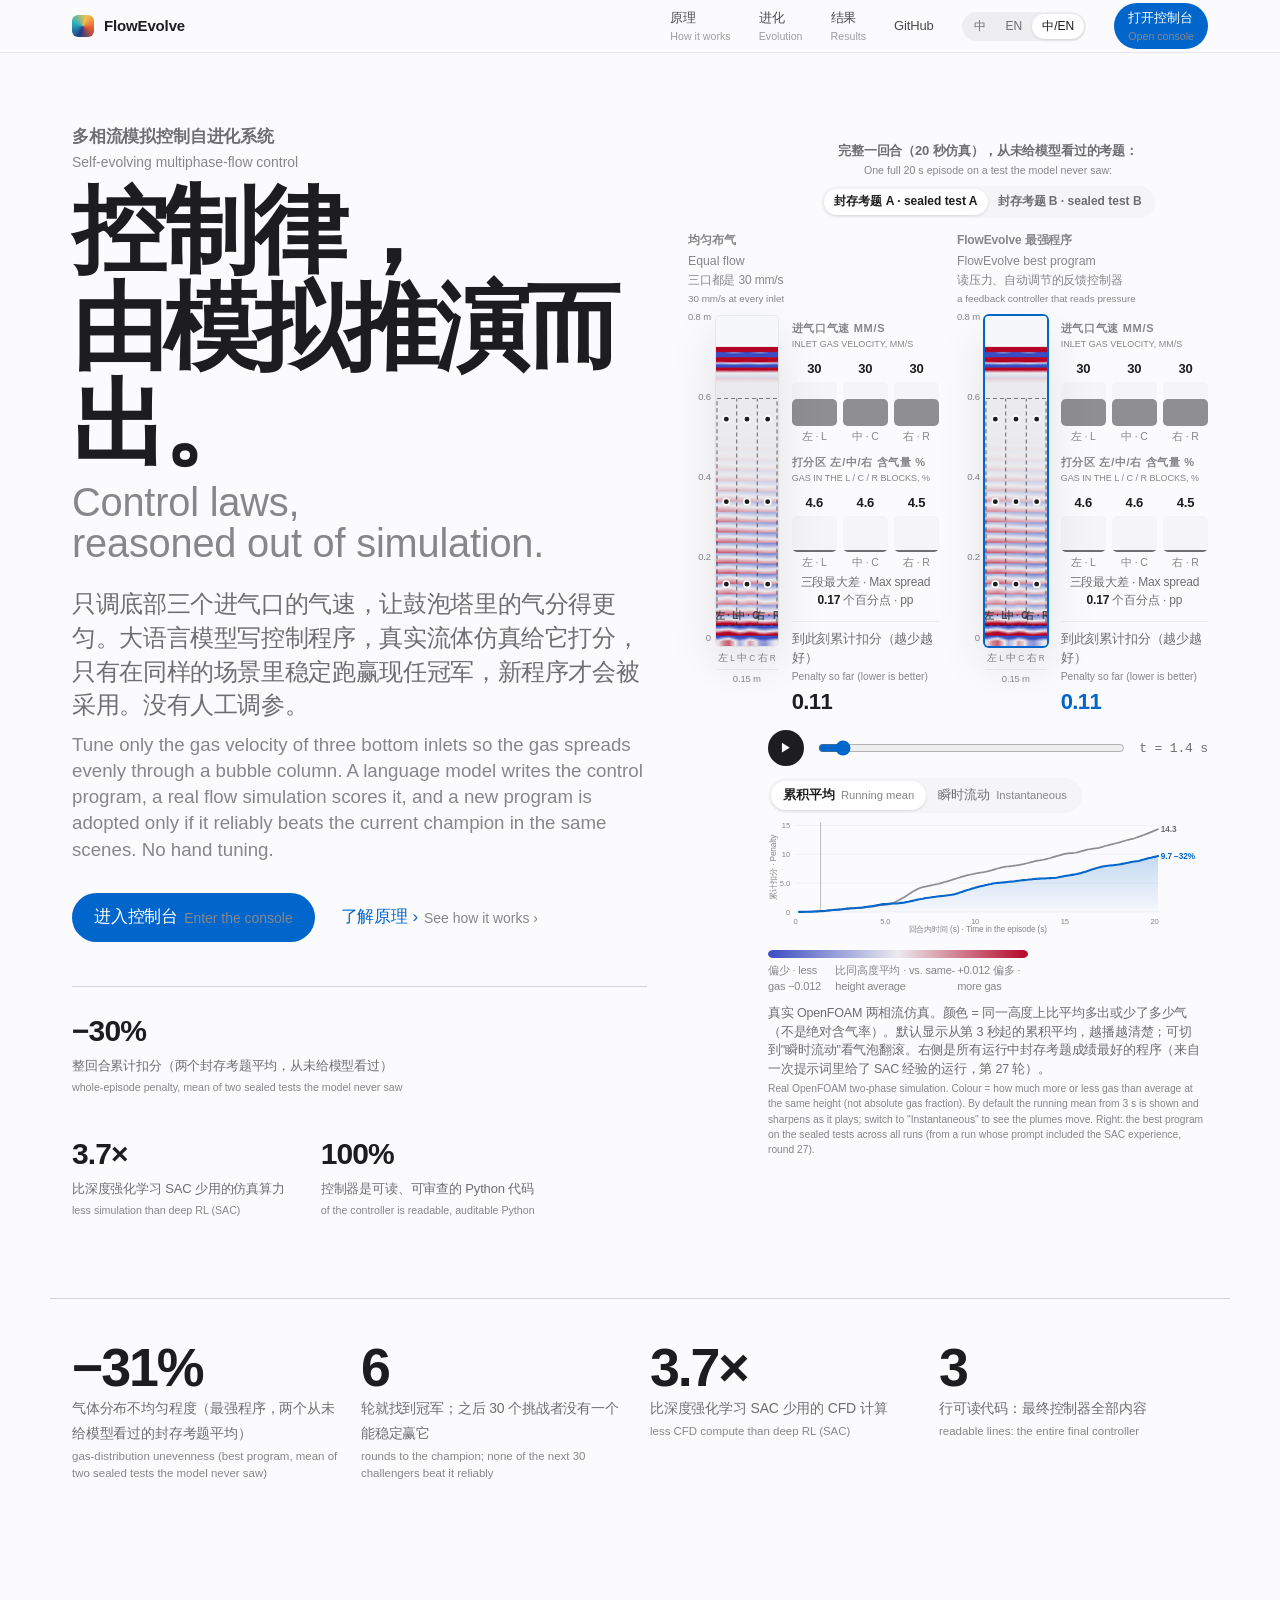
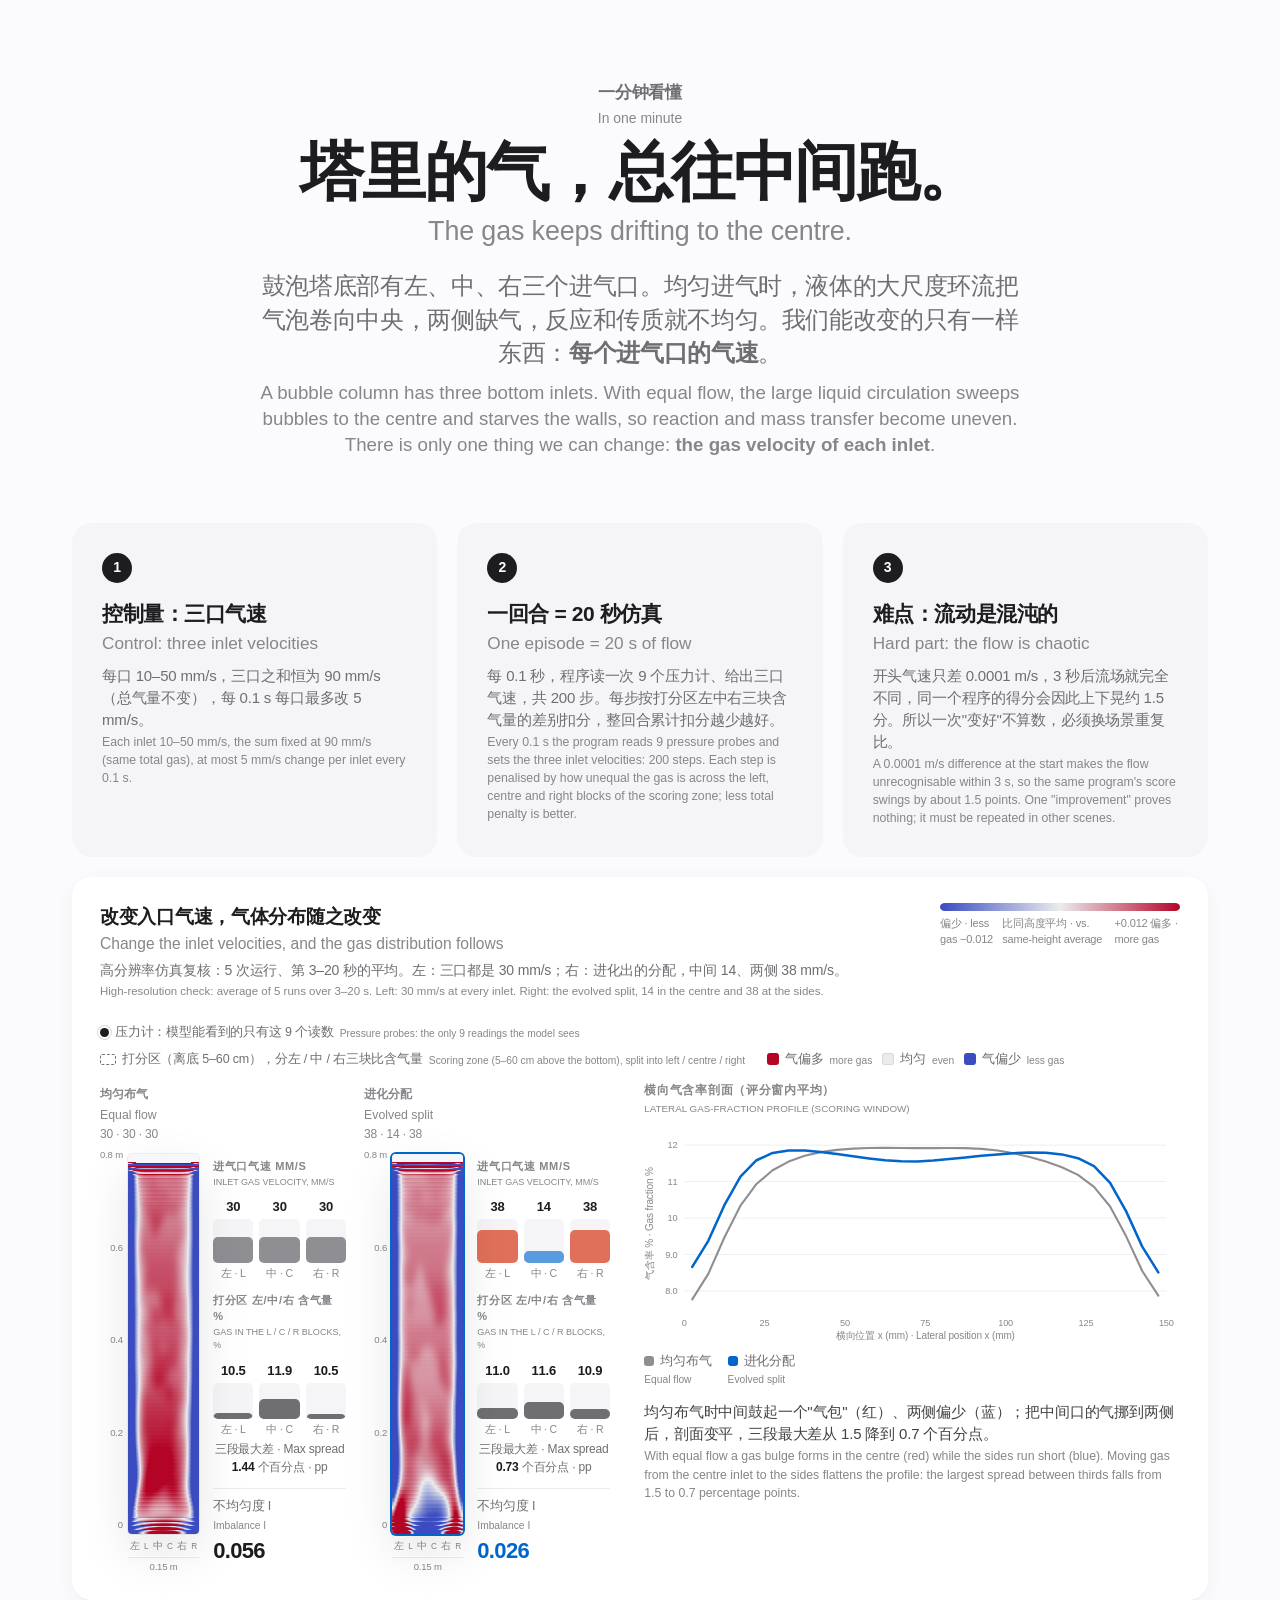
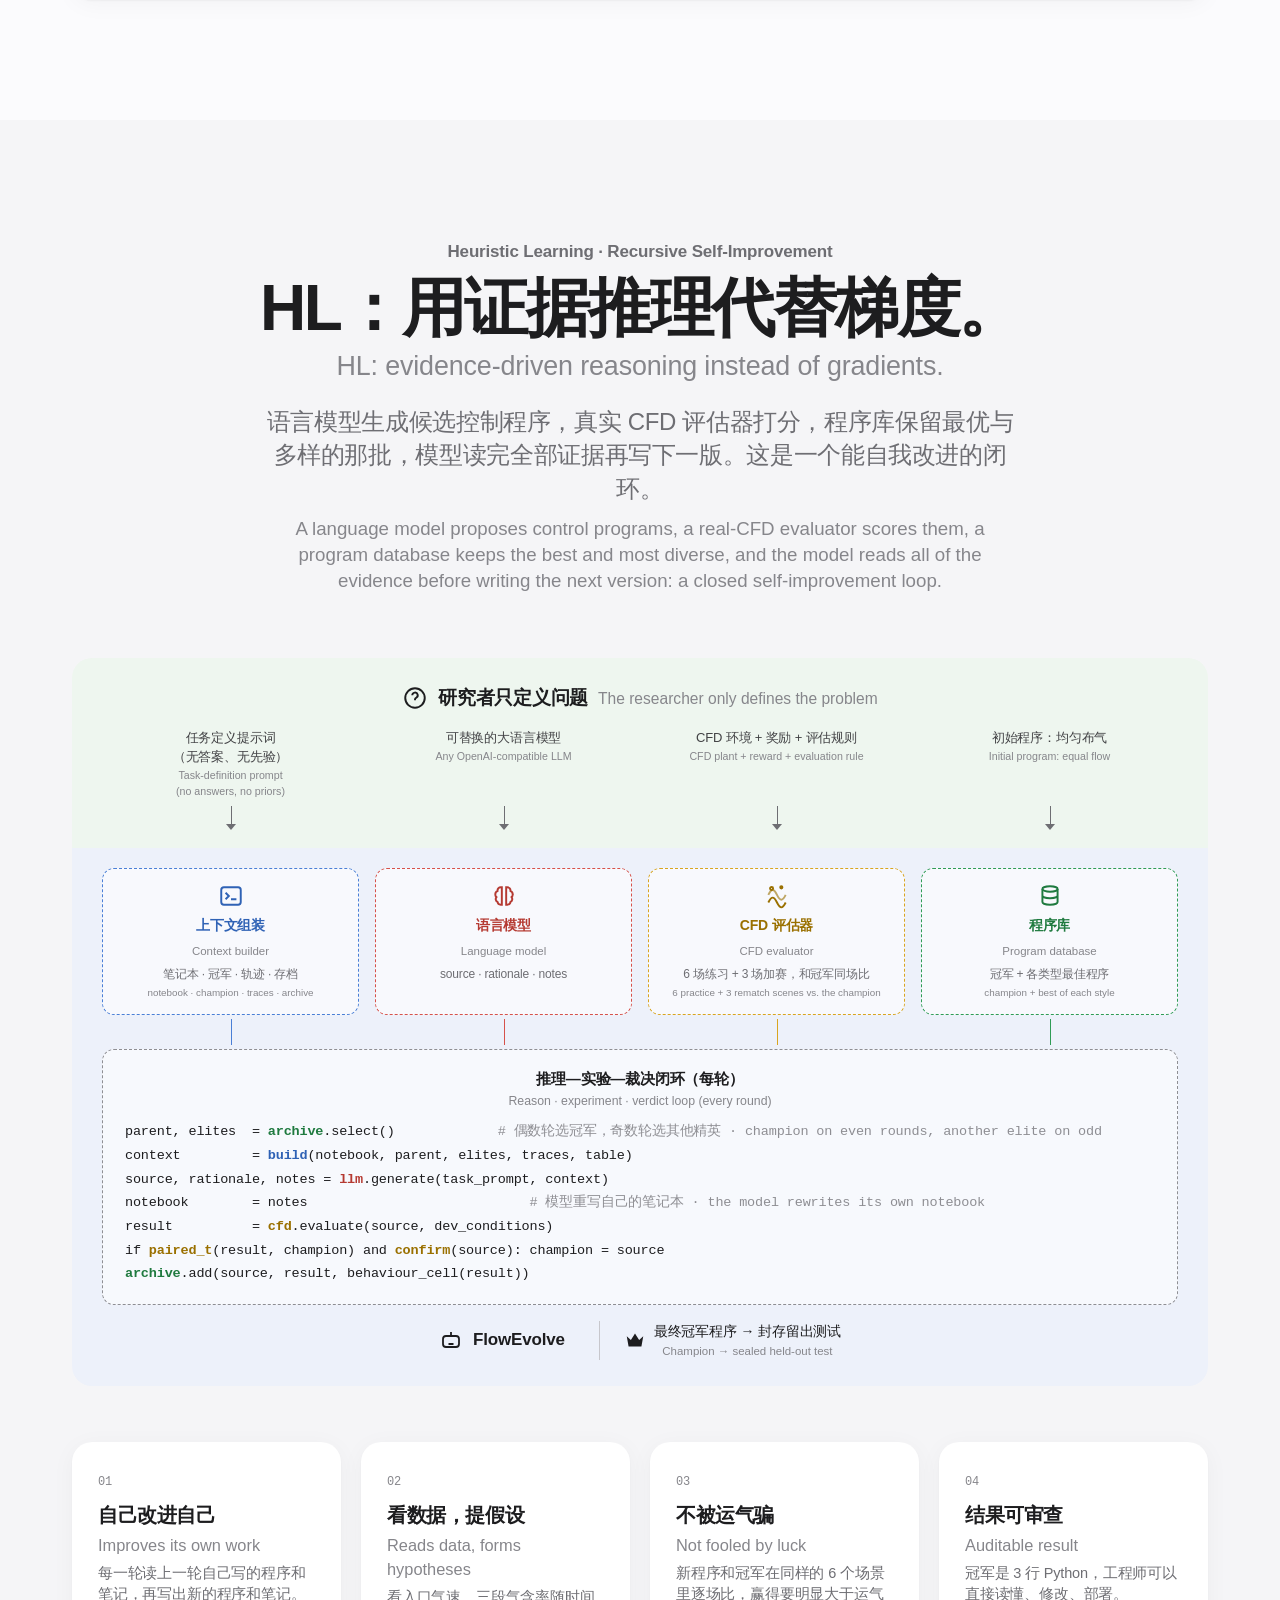
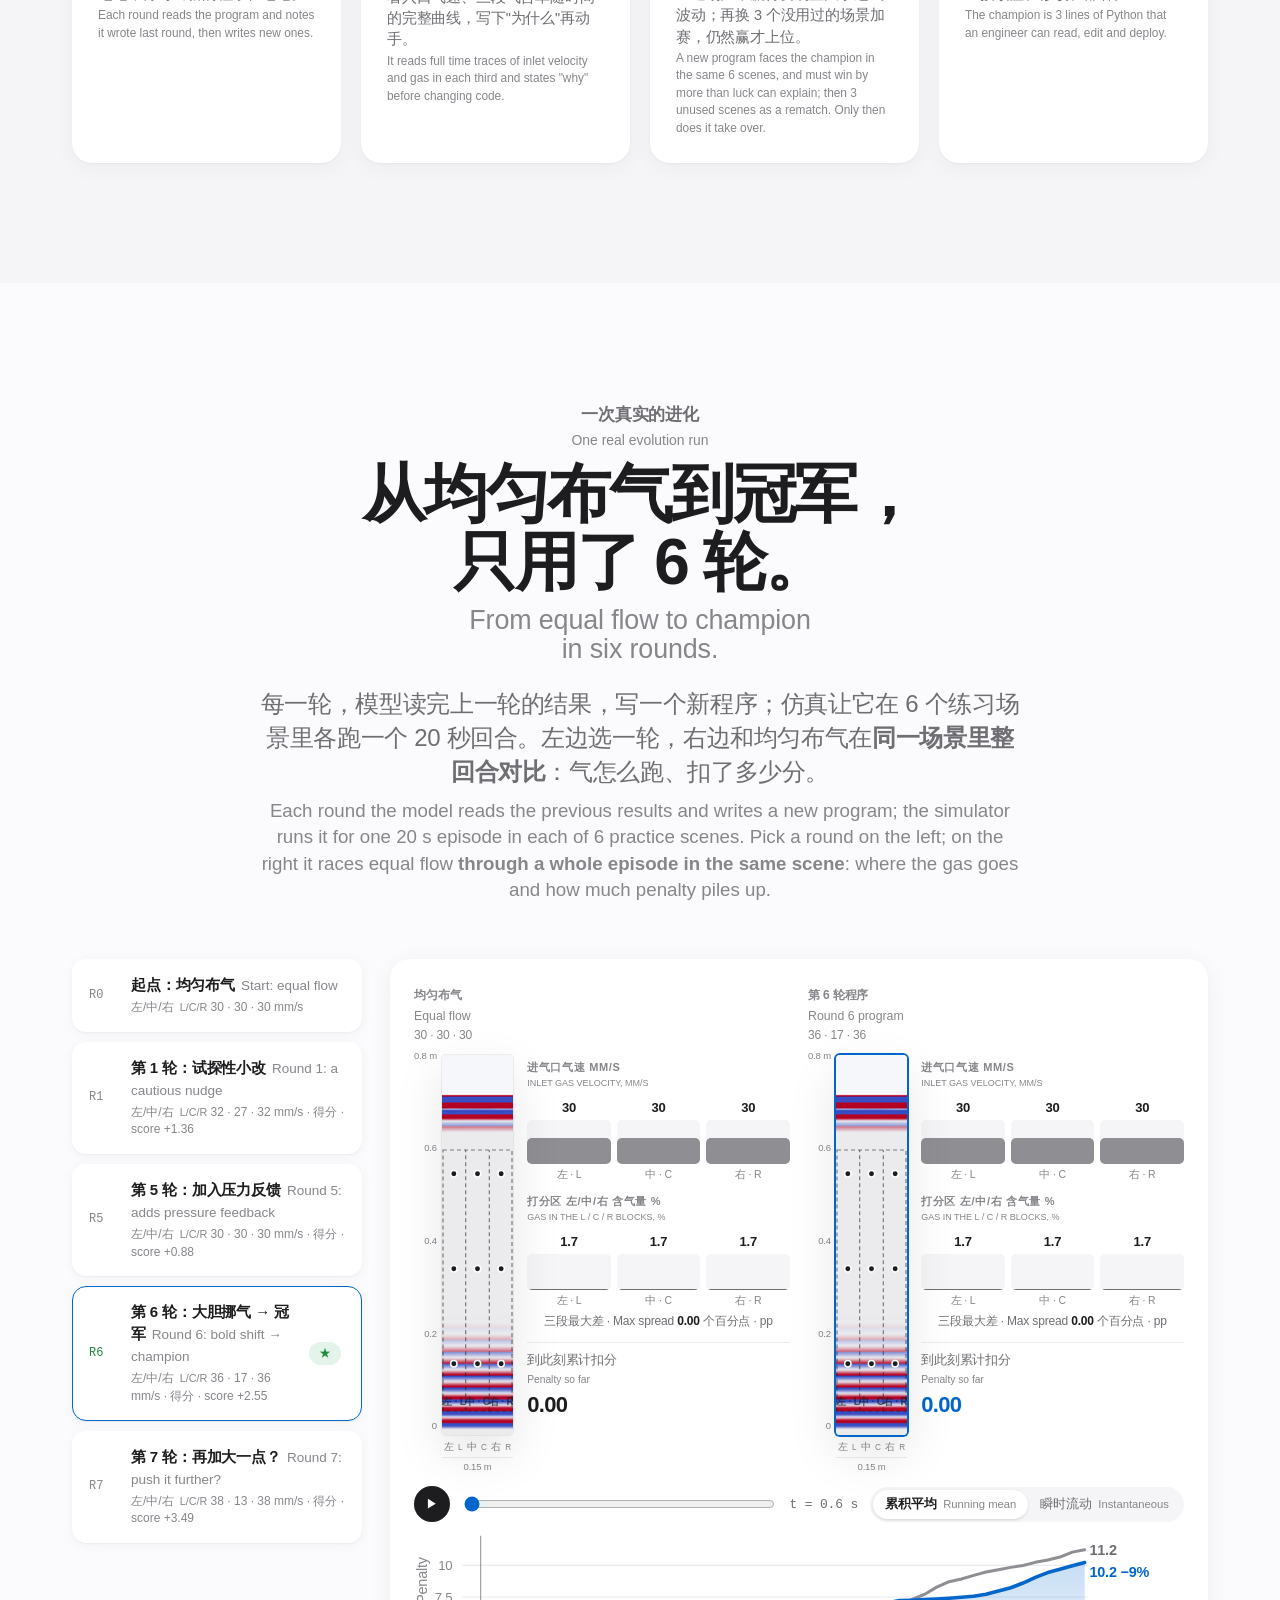
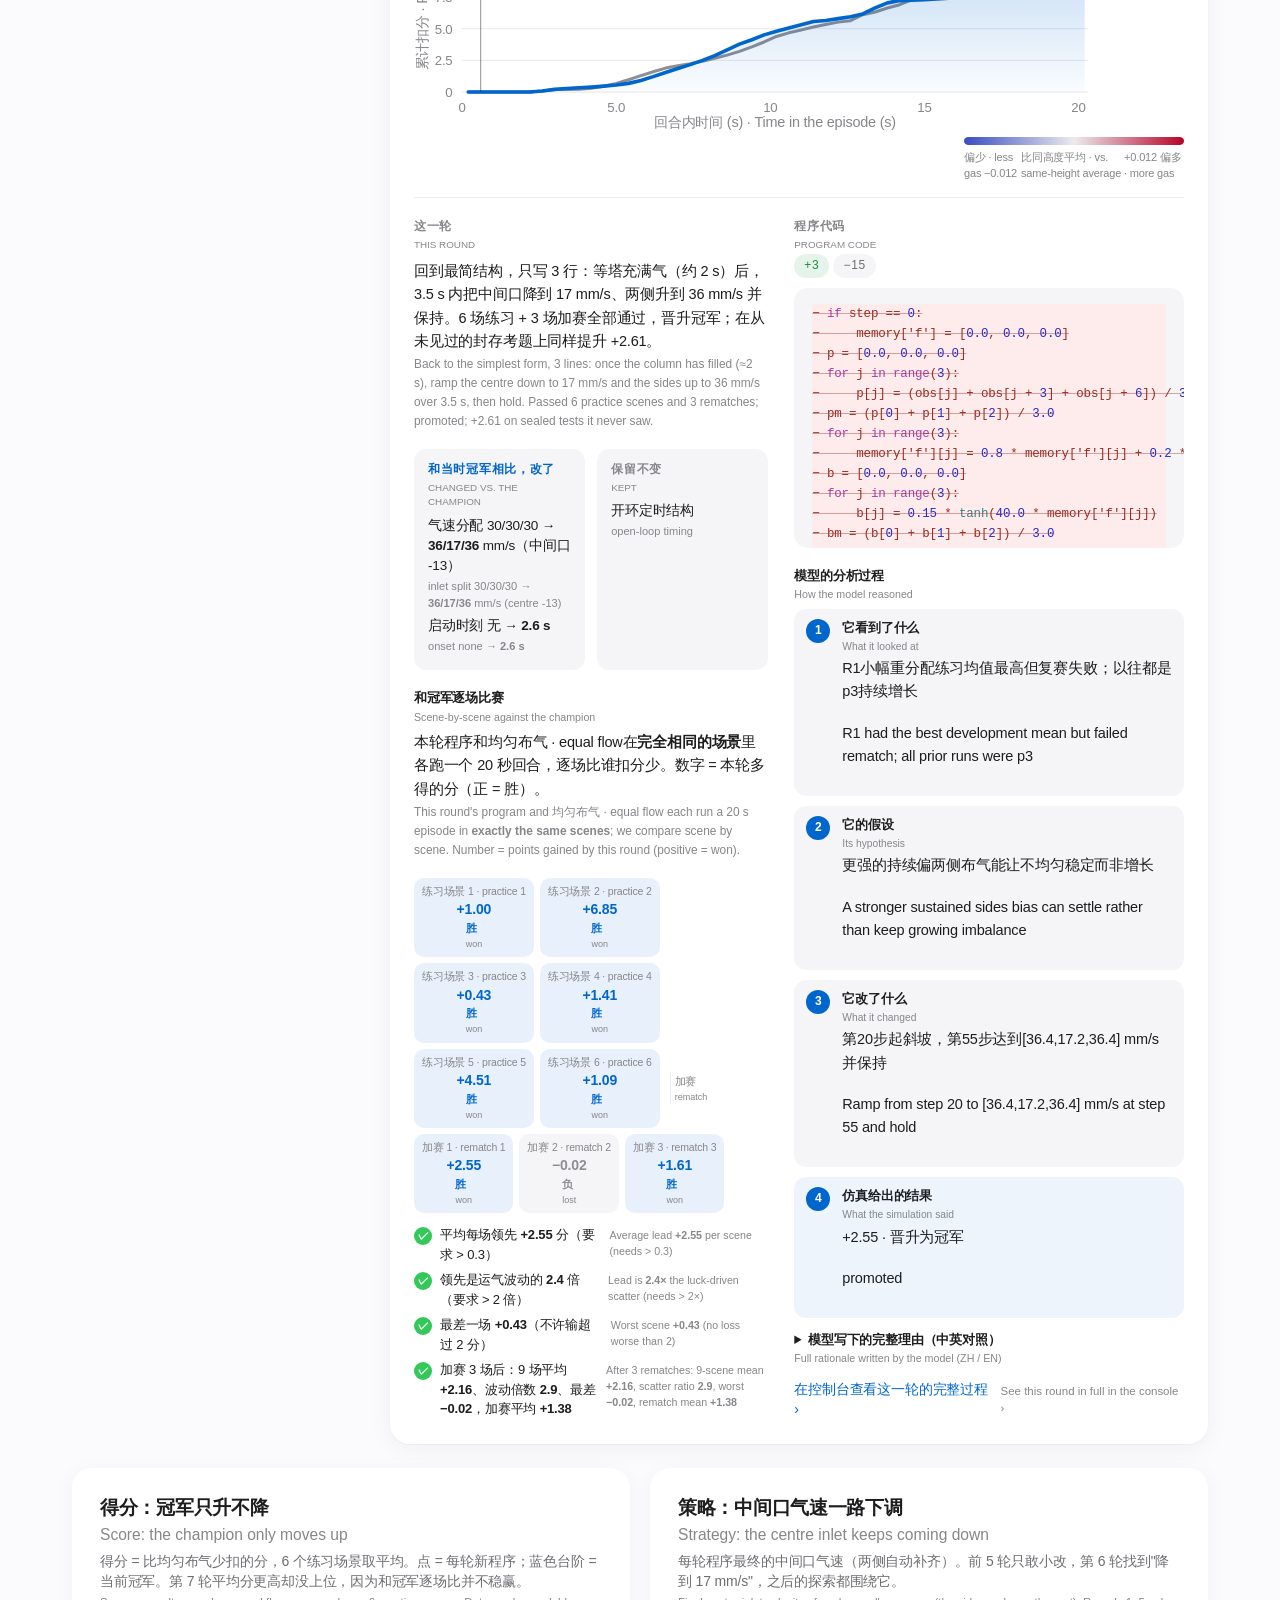
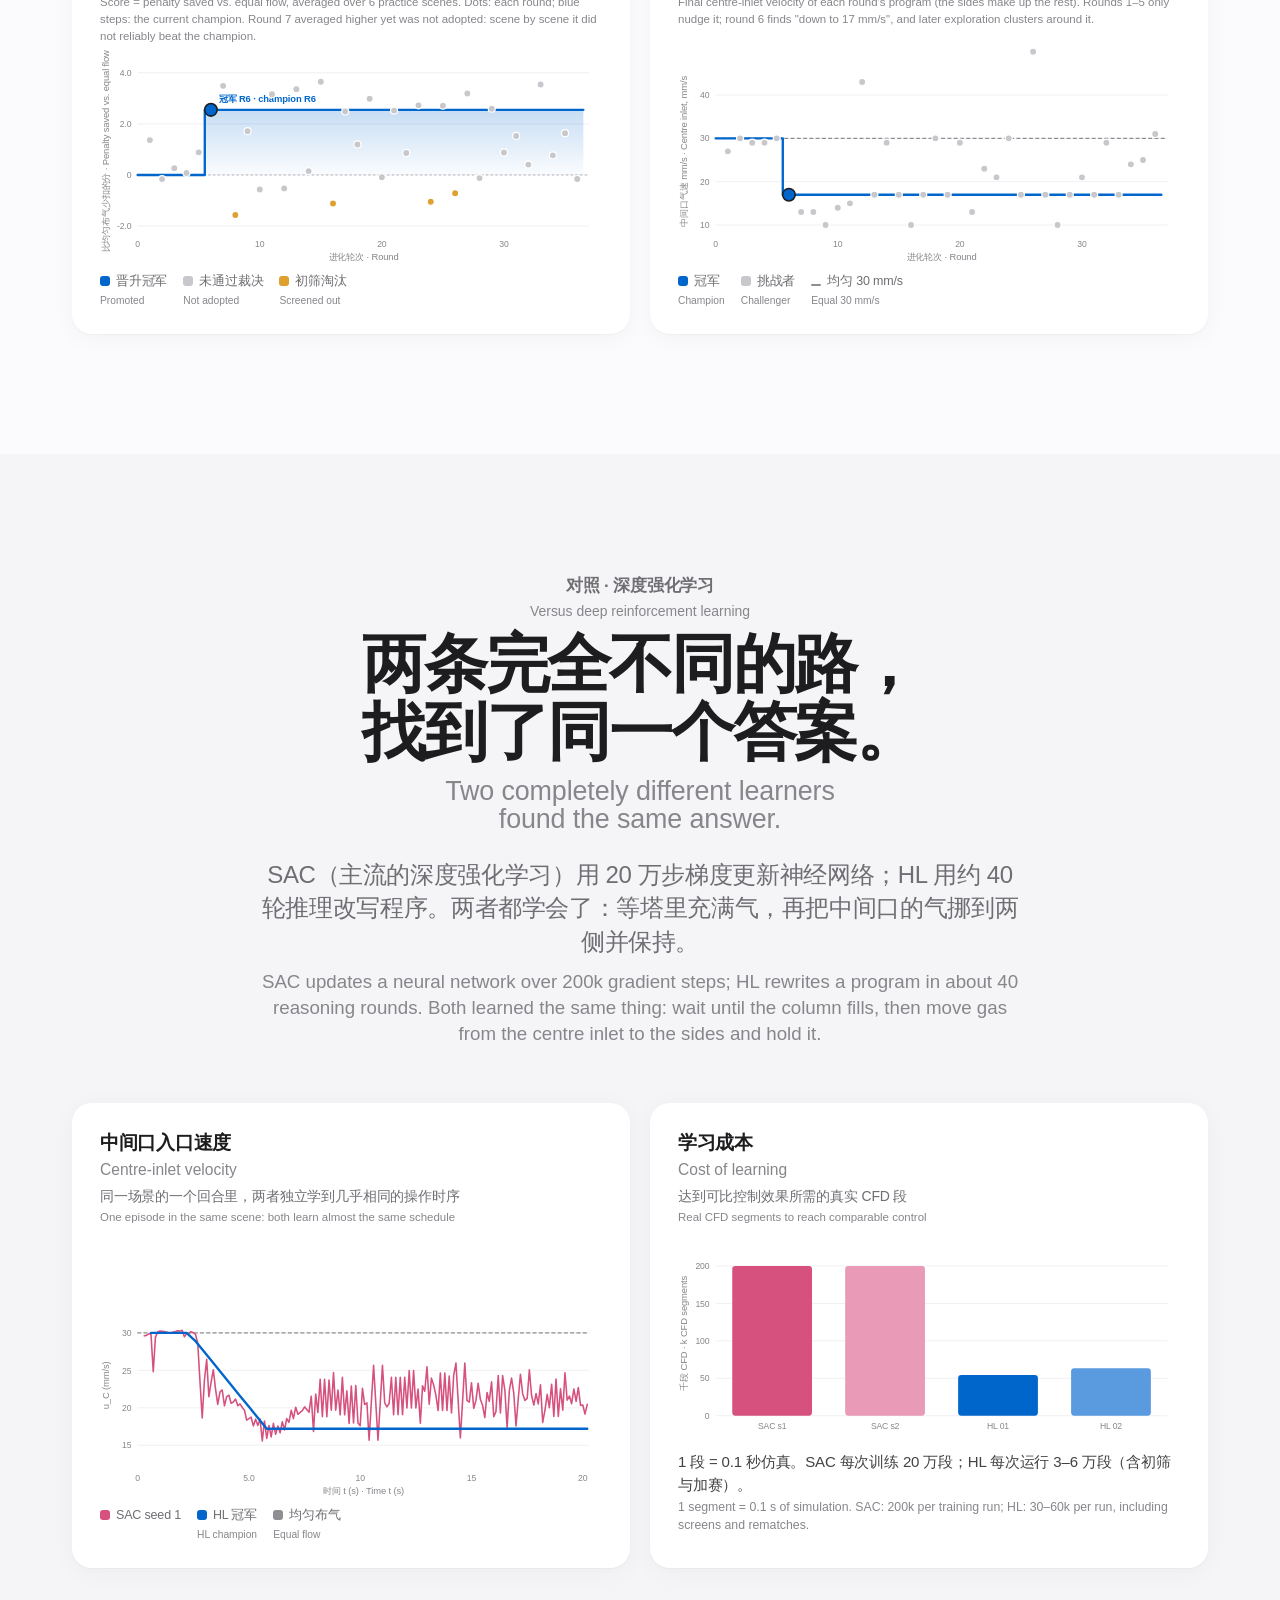
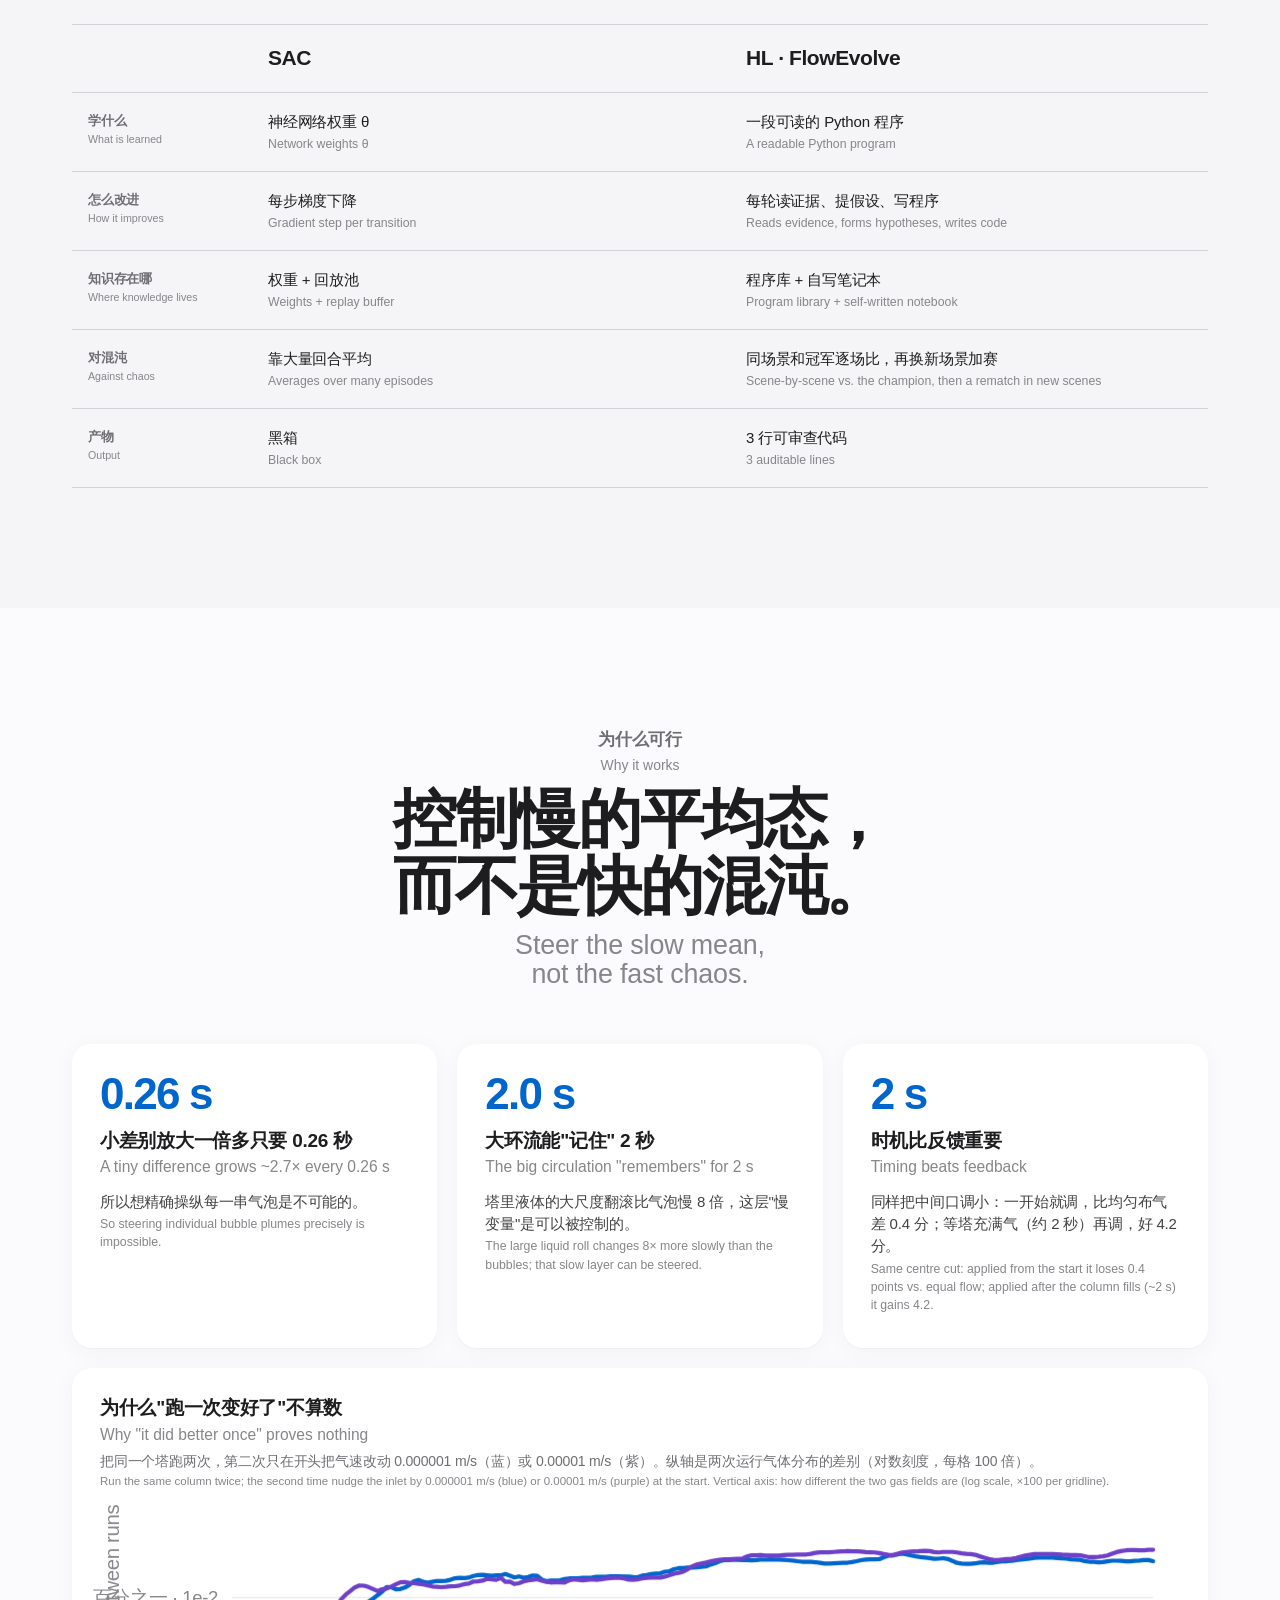
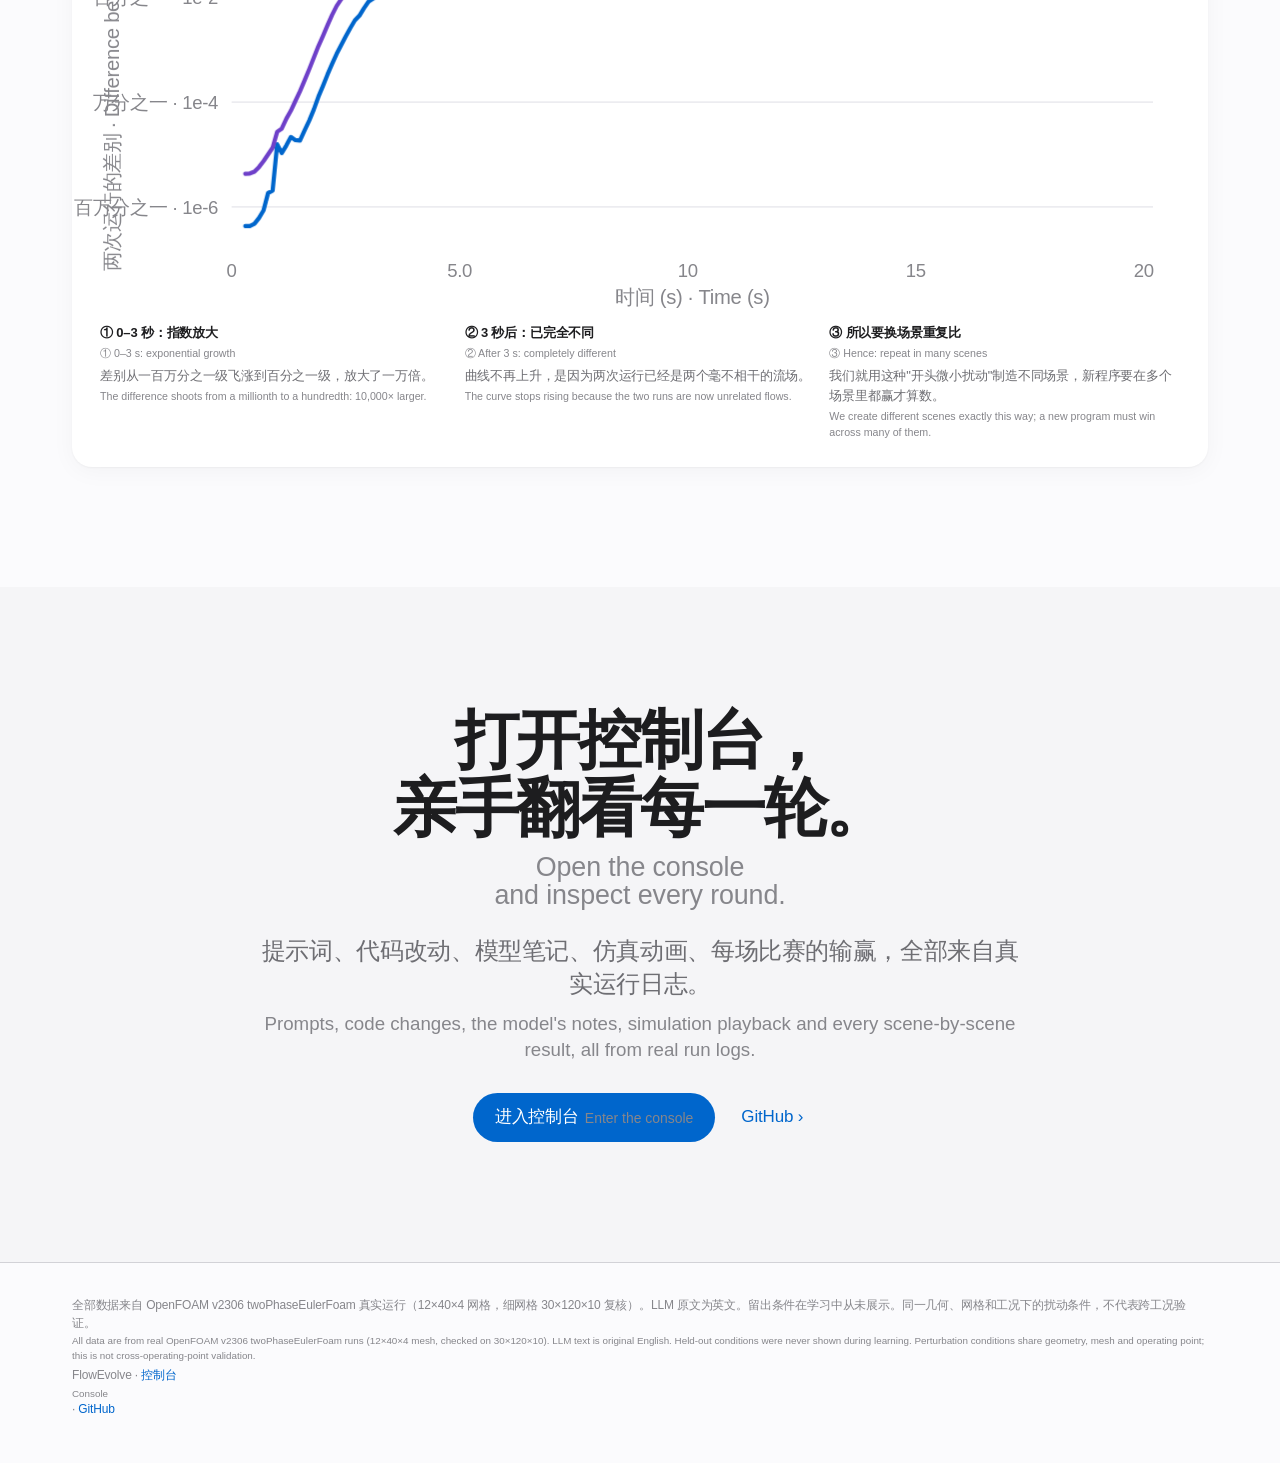
<file: docs/index.html>
<!doctype html>
<html lang="zh-CN" class="lang-zh">
<head>
<meta charset="utf-8">
<meta name="viewport" content="width=device-width, initial-scale=1">
<title>FlowEvolve · 多相流模拟控制自进化系统</title>
<meta name="description" content="FlowEvolve：大语言模型写控制程序，真实 CFD 裁决，系统递归自我改进。Control laws reasoned out of multiphase-flow simulation.">
<link rel="stylesheet" href="css/base.css?v=20261016t">
<link rel="stylesheet" href="css/landing.css?v=20261016t">
</head>
<body>
<nav class="nav" id="nav" aria-label="Global">
  <div class="nav-in">
    <a class="brand" href="index.html"><span class="brand-mark" aria-hidden="true"></span>FlowEvolve</a>
    <a class="hide-s" href="#how"><span class="zh">原理</span><span class="en">How it works</span></a>
    <a class="hide-s" href="#evolution"><span class="zh">进化</span><span class="en">Evolution</span></a>
    <a class="hide-s" href="#results"><span class="zh">结果</span><span class="en">Results</span></a>
    <a class="hide-s" href="https://github.com/LZF1111/hl-rsi-bubble-column" target="_blank" rel="noopener">GitHub</a>
    <span id="langNav"></span>
    <a class="btn-s" href="console.html"><span class="zh">打开控制台</span><span class="en">Open console</span></a>
  </div>
</nav>

<header class="hero" id="top">
  <div class="wrap hero-grid">
    <div>
      <p class="eyebrow"><span class="zh">多相流模拟控制自进化系统</span><span class="en">Self-evolving multiphase-flow control</span></p>
      <h1 class="display"><span class="zh">控制律，<br>由模拟推演而出。</span><span class="en">Control laws,<br>reasoned out of simulation.</span></h1>
      <p class="lead"><span class="zh">只调底部三个进气口的气速，让鼓泡塔里的气分得更匀。大语言模型写控制程序，真实流体仿真给它打分，只有在同样的场景里稳定跑赢现任冠军，新程序才会被采用。没有人工调参。</span><span class="en">Tune only the gas velocity of three bottom inlets so the gas spreads evenly through a bubble column. A language model writes the control program, a real flow simulation scores it, and a new program is adopted only if it reliably beats the current champion in the same scenes. No hand tuning.</span></p>
      <div class="ctas">
        <a class="btn primary" href="console.html"><span class="zh">进入控制台</span><span class="en">Enter the console</span></a>
        <a class="btn ghost" href="#how"><span class="zh">了解原理 ›</span><span class="en">See how it works ›</span></a>
      </div>
      <div class="hero-meta">
        <div><b>−30%</b><span><span class="zh">整回合累计扣分（两个封存考题平均，从未给模型看过）</span><span class="en">whole-episode penalty, mean of two sealed tests the model never saw</span></span></div>
        <div><b>3.7×</b><span><span class="zh">比深度强化学习 SAC 少用的仿真算力</span><span class="en">less simulation than deep RL (SAC)</span></span></div>
        <div><b>100%</b><span><span class="zh">控制器是可读、可审查的 Python 代码</span><span class="en">of the controller is readable, auditable Python</span></span></div>
      </div>
    </div>
    <figure class="hero-fig">
      <div class="hero-cap"><span><span class="zh">完整一回合（20 秒仿真），从未给模型看过的考题：</span><span class="en">One full 20 s episode on a test the model never saw:</span></span><span class="seg" id="heroTabs" role="group" aria-label="test scene"></span></div>
      <div class="vs" id="heroVs"></div>
      <div id="heroPl"></div>
      <div class="hero-ep"><div class="chart" id="heroEp"></div></div>
      <div class="hero-foot">
        <div id="heroCbar"></div>
        <p class="hero-note"><span class="zh">真实 OpenFOAM 两相流仿真。颜色 = 同一高度上比平均多出或少了多少气（不是绝对含气率）。默认显示从第 3 秒起的累积平均，越播越清楚；可切到"瞬时流动"看气泡翻滚。右侧是所有运行中封存考题成绩最好的程序（来自一次提示词里给了 SAC 经验的运行，第 27 轮）。</span><span class="en">Real OpenFOAM two-phase simulation. Colour = how much more or less gas than average at the same height (not absolute gas fraction). By default the running mean from 3 s is shown and sharpens as it plays; switch to "Instantaneous" to see the plumes move. Right: the best program on the sealed tests across all runs (from a run whose prompt included the SAC experience, round 27).</span></p>
      </div>
    </figure>
  </div>
</header>
<main id="landing"></main>
<footer class="foot"><div class="wrap" id="foot"></div></footer>
<script src="js/i18n.js?v=20261016t"></script>
<script src="js/charts.js?v=20261016t"></script>
<script src="js/cfd.js?v=20261016t"></script>
<script src="js/data.js?v=20261016t"></script>
<script src="js/landing-a.js?v=20261016t"></script>
<script src="js/landing-b.js?v=20261016t"></script>
<script src="js/landing.js?v=20261016t"></script>
</body>
</html>
</file>
<file: docs/css/base.css>
:root {
  --bg: #fbfbfd; --card: #fff; --ink: #1d1d1f; --ink2: #6e6e73; --ink3: #86868b; --line: #d2d2d7; --soft: #f5f5f7; --soft2: #ececf0;
  --blue: #0066cc; --green: #248a3d; --red: #d70015; --amber: #b25000; --violet: #6e40c9;
  --L: #3a7bd5; --C: #e0a030; --R: #d6517d;
  --dark: #000; --dark2: #141416; --dark3: #1d1d1f;
  --r: 20px; --r2: 14px;
  --font: -apple-system, BlinkMacSystemFont, "SF Pro Text", "SF Pro Display", "Helvetica Neue", "PingFang SC", "Hiragino Sans GB", "Microsoft YaHei", sans-serif;
  --mono: "SF Mono", ui-monospace, Menlo, Consolas, "Liberation Mono", monospace;
}
* { box-sizing: border-box; }
html { scroll-behavior: smooth; }
body { margin: 0; background: var(--bg); color: var(--ink); font-family: var(--font); -webkit-font-smoothing: antialiased; line-height: 1.47; font-size: 17px; letter-spacing: -.01em; }
a { color: var(--blue); text-decoration: none; }
a:hover { text-decoration: underline; }
:focus-visible { outline: 2px solid var(--blue); outline-offset: 3px; border-radius: 6px; }
code { font-family: var(--mono); font-size: .88em; overflow-wrap: anywhere; }
img, canvas, svg { max-width: 100%; }

/* language */
.lang-zh .en, .lang-en .zh { display: none !important; }
.lang-bi .en { display: block; font-size: .82em; color: var(--ink3); font-weight: 400; letter-spacing: 0; margin-top: 2px; }
.lang-bi h1 .en, .lang-bi h2 .en { font-size: .42em; margin-top: 10px; letter-spacing: -.005em; }
.lang-bi .dark .en, .lang-bi .on-dark .en { color: #8d8d93; }
.lang-bi .inl .en, .lang-bi button .en, .lang-bi .pill .en, .lang-bi th .en, .lang-bi .kpi span .en, .lang-bi label .en, .lang-bi .tab .en { display: inline; margin: 0 0 0 6px; font-size: .9em; }
.langsw { display: inline-flex; background: rgba(0,0,0,.05); border-radius: 980px; padding: 2px; }
.langsw button { font: 500 12px var(--font); border: 0; background: none; padding: 4px 10px; border-radius: 980px; cursor: pointer; color: var(--ink2); }
.langsw button[aria-pressed="true"] { background: #fff; color: var(--ink); box-shadow: 0 1px 3px rgba(0,0,0,.12); }
.on-dark .langsw { background: rgba(255,255,255,.12); }
.on-dark .langsw button { color: #a1a1a6; }
.on-dark .langsw button[aria-pressed="true"] { background: #f5f5f7; color: #1d1d1f; }

/* nav */
.nav { position: sticky; top: 0; z-index: 60; background: rgba(251,251,253,.72); backdrop-filter: saturate(180%) blur(20px); -webkit-backdrop-filter: saturate(180%) blur(20px); border-bottom: 1px solid rgba(0,0,0,.08); }
.nav.on-dark { background: rgba(0,0,0,.72); border-bottom-color: rgba(255,255,255,.08); }
.nav-in { max-width: 1180px; margin: 0 auto; height: 52px; display: flex; align-items: center; gap: 28px; padding: 0 22px; font-size: 13px; }
.nav-in a { color: inherit; opacity: .8; }
.nav-in a:hover { opacity: 1; text-decoration: none; }
.nav-in a.cur { opacity: 1; font-weight: 600; }
.on-dark .nav-in { color: #f5f5f7; }
.brand { font-weight: 600; font-size: 15px; opacity: 1 !important; margin-right: auto; display: flex; align-items: center; gap: 10px; letter-spacing: -.01em; }
.brand-mark { width: 22px; height: 22px; border-radius: 6px; background: conic-gradient(from 200deg, #1f3c88, #2bb3c0, #f2c14e, #e4572e, #1f3c88); display: inline-block; }
.nav .btn-s { background: var(--blue); color: #fff; padding: 5px 14px; border-radius: 980px; opacity: 1; font-weight: 500; }

/* sections */
.wrap { max-width: 1180px; margin: 0 auto; padding: 0 22px; }
.sec { padding: 120px 0; }
.sec.tight { padding: 80px 0; }
.dark { background: var(--dark); color: #f5f5f7; }
.dark2 { background: var(--dark2); color: #f5f5f7; }
.soft { background: var(--soft); }
.eyebrow { font-size: 17px; font-weight: 600; color: var(--ink2); margin: 0 0 10px; letter-spacing: -.01em; }
.dark .eyebrow, .dark2 .eyebrow { color: #86868b; }
h1.display { font-size: clamp(48px, 7.4vw, 96px); line-height: 1.02; letter-spacing: -.045em; font-weight: 700; margin: 0; }
h2.headline { font-size: clamp(36px, 5vw, 64px); line-height: 1.06; letter-spacing: -.035em; font-weight: 700; margin: 0; }
h3.title { font-size: clamp(24px, 2.6vw, 32px); letter-spacing: -.025em; margin: 0 0 8px; font-weight: 600; line-height: 1.15; }
.lead { font-size: clamp(19px, 2vw, 24px); line-height: 1.4; color: var(--ink2); max-width: 760px; letter-spacing: -.015em; font-weight: 400; }
.dark .lead, .dark2 .lead { color: #a1a1a6; }
.center { text-align: center; } .center .lead { margin-left: auto; margin-right: auto; }
.muted { color: var(--ink2); } .dark .muted, .dark2 .muted { color: #86868b; }
.accent { color: var(--blue); } .dark .accent, .dark2 .accent { color: #2997ff; }
.btn { display: inline-flex; align-items: center; gap: 6px; font-size: 17px; padding: 12px 22px; border-radius: 980px; border: 0; cursor: pointer; font-family: inherit; }
.btn.primary { background: var(--blue); color: #fff; }
.btn.primary:hover { background: #0077ed; text-decoration: none; }
.btn.ghost { color: var(--blue); background: none; padding-left: 4px; padding-right: 4px; }
.dark .btn.ghost, .dark2 .btn.ghost { color: #2997ff; }
.ctas { display: flex; gap: 22px; align-items: center; flex-wrap: wrap; margin-top: 30px; }
.center .ctas { justify-content: center; }

/* hero */
.hero { padding: 72px 0 0; overflow: hidden; background: #fbfbfd; }
.hero-grid { display: grid; grid-template-columns: 1.05fr .95fr; gap: 40px; align-items: center; min-height: 640px; }
.hero-figure { position: relative; display: flex; justify-content: center; gap: 18px; align-items: flex-end; }
.col-frame { position: relative; border-radius: 10px; overflow: hidden; background: #f6f7fa; box-shadow: 0 18px 50px rgba(0,0,0,.10), 0 0 0 1px rgba(0,0,0,.06); }
.col-frame canvas { display: block; width: 100%; height: 100%; }
.col-tag { position: absolute; top: 10px; left: 10px; font: 600 11px var(--font); color: var(--ink); background: rgba(255,255,255,.75); backdrop-filter: blur(8px); padding: 4px 9px; border-radius: 980px; letter-spacing: .02em; }
.col-tag.r { left: auto; right: 10px; }
.col-cap { text-align: center; font-size: 13px; color: #a1a1a6; margin-top: 10px; }
.col-cap b { color: var(--ink); font-weight: 600; }
.hero-meta { display: flex; gap: 36px; margin-top: 44px; flex-wrap: wrap; }
.hero-meta { border-top: 1px solid var(--line); padding-top: 22px; }
.hero-meta div b { display: block; font-size: 30px; font-weight: 600; letter-spacing: -.03em; color: var(--ink); font-variant-numeric: tabular-nums; }
.hero-meta div span { font-size: 13px; color: var(--ink2); }
.timebar { display: flex; align-items: center; gap: 12px; margin-top: 18px; color: #a1a1a6; font-size: 13px; }
.timebar input { flex: 1; accent-color: #f5f5f7; }
.timebar button { width: 34px; height: 34px; border-radius: 50%; border: 0; background: rgba(255,255,255,.12); color: #fff; cursor: pointer; font-size: 13px; flex: none; }
.timebar button:hover { background: rgba(255,255,255,.2); }
.light .timebar { color: var(--ink2); } .light .timebar input { accent-color: var(--ink); }
.light .timebar button { background: var(--soft2); color: var(--ink); }

/* cards */
.grid { display: grid; gap: 20px; }
.g2 { grid-template-columns: repeat(2, minmax(0, 1fr)); }
.g3 { grid-template-columns: repeat(3, minmax(0, 1fr)); }
.g4 { grid-template-columns: repeat(4, minmax(0, 1fr)); }
.g5 { grid-template-columns: repeat(5, minmax(0, 1fr)); }
.span2 { grid-column: span 2; } .span3 { grid-column: span 3; } .full { grid-column: 1 / -1; }
.card { background: var(--card); border-radius: var(--r); padding: 26px 28px; min-width: 0; box-shadow: 0 1px 2px rgba(0,0,0,.04), 0 4px 24px rgba(0,0,0,.04); }
.card h3 { font-size: 19px; margin: 0 0 4px; letter-spacing: -.015em; font-weight: 600; }
.card h4 { font-size: 12px; color: var(--ink3); margin: 18px 0 8px; font-weight: 600; text-transform: uppercase; letter-spacing: .06em; }
.card p { font-size: 15px; color: #424245; margin: 8px 0; }
.card .sub { font-size: 14px; color: var(--ink2); margin: 0 0 14px; }
.card.dark { background: var(--dark3); color: #f5f5f7; box-shadow: none; }
.card.dark p { color: #a1a1a6; }
.card.flat { box-shadow: none; background: var(--soft); }
.dark .card, .dark2 .card { background: var(--dark3); color: #f5f5f7; box-shadow: none; }
.dark .card p, .dark2 .card p { color: #a1a1a6; }
.kpi b { display: block; font-size: 36px; letter-spacing: -.035em; font-weight: 600; line-height: 1.1; }
.kpi span { color: var(--ink2); font-size: 13px; }
.dark .kpi span { color: #86868b; }
.pos { color: var(--green); } .neg { color: var(--red); }
.dark .pos, .dark2 .pos { color: #30d158; } .dark .neg, .dark2 .neg { color: #ff453a; }
.pill { display: inline-flex; align-items: center; gap: 4px; font-size: 12px; padding: 3px 10px; border-radius: 980px; background: var(--soft); color: var(--ink2); margin: 2px 4px 2px 0; font-weight: 500; white-space: nowrap; }
.pill.acc { background: #e5f4ea; color: var(--green); }
.pill.rej { background: #f5f5f7; color: #6e6e73; }
.pill.scr { background: #fdf1e3; color: var(--amber); }
.pill.blue { background: #e8f0fb; color: var(--blue); }
.dark .pill, .dark2 .pill { background: rgba(255,255,255,.08); color: #a1a1a6; }
.dark .pill.acc { background: rgba(48,209,88,.15); color: #30d158; }

/* code, prose */
pre.code { font-family: var(--mono); font-size: 12.5px; line-height: 1.6; background: var(--soft); color: #1d1d1f; border-radius: var(--r2); padding: 16px 18px; overflow: auto; max-height: 440px; margin: 0; }
pre.code .ln { display: block; }
pre.code .add { background: #e3f5e7; display: block; color: #1b5e2b; }
pre.code .del { background: #fdeceb; display: block; color: #9b2c22; text-decoration: line-through; text-decoration-color: rgba(155,44,34,.4); }
pre.code .kw { color: #ad3da4; } pre.code .nu { color: #272ad8; } pre.code .cm { color: #707f8c; } pre.code .fn { color: #3e8087; }
.prose { font-size: 14.5px; line-height: 1.6; color: #333336; white-space: pre-wrap; max-height: 380px; overflow: auto; background: var(--soft); border-radius: var(--r2); padding: 16px 18px; margin: 0; }
.prompt-doc { font-family: var(--mono); font-size: 13px; line-height: 1.7; white-space: pre-wrap; background: var(--soft); border-radius: var(--r2); padding: 20px; max-height: 620px; overflow: auto; color: #333336; }
.prompt-doc .sec-k { display: inline-block; margin-top: 10px; background: #fff; border-radius: 6px; padding: 1px 8px; font-weight: 600; color: var(--ink); box-shadow: 0 0 0 1px var(--soft2); }
.formula-box { background: var(--soft); border-radius: var(--r2); padding: 22px; text-align: center; overflow-x: auto; }
.math { font-family: "Times New Roman", "STIX Two Math", "Cambria Math", serif; font-size: 22px; letter-spacing: 0; color: var(--ink); line-height: 1.8; white-space: nowrap; }
.math i { font-style: italic; } .math sub { font-size: .65em; } .math sup { font-size: .65em; }
.math .frac { display: inline-flex; flex-direction: column; vertical-align: middle; text-align: center; margin: 0 4px; }
.math .frac > span:first-child { border-bottom: 1px solid currentColor; padding: 0 4px; line-height: 1.3; }
.math .frac > span:last-child { padding: 0 4px; line-height: 1.3; }
.math .big { font-size: 1.5em; vertical-align: -0.12em; }
.math .lim { display: inline-flex; flex-direction: column; align-items: center; vertical-align: middle; line-height: 1; margin: 0 3px; }
.math .lim small { font-size: .5em; }
.term { display: inline-block; border-radius: 6px; padding: 0 4px; transition: background .2s; }
.term.t-i { background: rgba(0,102,204,.09); } .term.t-p { background: rgba(110,64,201,.09); } .term.t-s { background: rgba(178,80,0,.09); }

/* tables */
table.t { width: 100%; border-collapse: collapse; font-size: 14px; }
table.t th, table.t td { text-align: left; padding: 10px 8px; border-bottom: 1px solid var(--soft2); vertical-align: top; }
table.t th { color: var(--ink3); font-weight: 600; font-size: 12px; letter-spacing: .02em; }
table.t tbody th { color: var(--ink2); font-size: 13px; width: 110px; }
table.t tr.clickable { cursor: pointer; } table.t tr.clickable:hover { background: var(--soft); }
.num { font-variant-numeric: tabular-nums; font-family: var(--mono); font-size: 13px; }

/* charts */
.chart svg { width: 100%; height: auto; display: block; overflow: visible; }
.legend { display: flex; flex-wrap: wrap; gap: 16px; font-size: 12.5px; color: var(--ink2); margin-top: 10px; }
.legend i { display: inline-block; width: 10px; height: 10px; border-radius: 3px; margin-right: 6px; vertical-align: -1px; }
.tip { position: fixed; pointer-events: none; background: rgba(29,29,31,.94); color: #f5f5f7; font-size: 12px; line-height: 1.5; padding: 9px 11px; border-radius: 10px; z-index: 99; max-width: 340px; opacity: 0; transition: opacity .12s; box-shadow: 0 8px 30px rgba(0,0,0,.2); }
.cbar { width: 100%; max-width: 260px; }
.cbar svg { width: 100%; height: 8px; display: block; }
.cbar-t { display: flex; justify-content: space-between; font-size: 11px; color: var(--ink3); margin-top: 4px; font-variant-numeric: tabular-nums; }
.dark .cbar-t, .dark2 .cbar-t { color: #86868b; }
/* paired CFD panels: column + inlet gas velocity + thirds */
.bars3 { display: grid; grid-template-columns: repeat(3, 1fr); gap: 6px; }
.bars3 > div { display: flex; flex-direction: column; align-items: center; gap: 3px; }
.bars3 em { display: flex; align-items: flex-end; width: 100%; height: 44px; background: var(--soft); border-radius: 5px; overflow: hidden; }
.bars3 i { display: block; width: 100%; background: #8e8e93; border-radius: 5px 5px 0 0; transition: height .45s cubic-bezier(.2,.7,.2,1); }
.bars3 b { font-size: 13px; font-weight: 600; font-variant-numeric: tabular-nums; }
.bars3 span { font-size: 10.5px; color: var(--ink3); }
.inl i.lo { background: #5a9be0; } .inl i.hi { background: #e0705a; }
.inl.sm em { height: 26px; } .inl.sm b { font-size: 11.5px; }
.t3 em { height: 36px; } .t3 i { background: #6e6e73; }
.t3-sp { font-size: 12px; color: var(--ink2); text-align: center; margin-top: 4px; }
.t3-sp b { color: var(--ink); font-variant-numeric: tabular-nums; }
.vs { display: grid; grid-template-columns: repeat(2, minmax(0, 1fr)); gap: 18px; }
.vs-col { display: flex; flex-direction: column; gap: 10px; min-width: 0; }
.vs-h { display: flex; align-items: baseline; justify-content: space-between; gap: 8px; }
.vs-h b { font-size: 15px; font-weight: 600; letter-spacing: -.01em; }
.vs-h span { font-size: 12px; color: var(--ink3); }

.vs-k { font-size: 11px; color: var(--ink3); text-transform: uppercase; letter-spacing: .06em; font-weight: 600; margin-top: 2px; }
.vs-score { display: flex; justify-content: space-between; align-items: baseline; border-top: 1px solid var(--soft2); padding-top: 8px; font-size: 12.5px; color: var(--ink2); }
.vs-score b { font-size: 22px; font-weight: 600; letter-spacing: -.03em; font-variant-numeric: tabular-nums; color: var(--ink); }
.vs-col.win .vs-score b { color: var(--blue); }
.vs-col.win .col-frame { box-shadow: 0 0 0 2px var(--blue), 0 18px 50px rgba(0,0,0,.10); }

.reveal { opacity: 0; transform: translateY(24px); transition: opacity .9s cubic-bezier(.2,.7,.2,1), transform .9s cubic-bezier(.2,.7,.2,1); }
.reveal.in { opacity: 1; transform: none; }

@media (max-width: 1060px) {
  .hero-grid { grid-template-columns: 1fr; min-height: 0; padding-bottom: 60px; }
  .g4, .g5 { grid-template-columns: repeat(2, minmax(0, 1fr)); }
  .g3 { grid-template-columns: 1fr 1fr; }
}
@media (max-width: 720px) {
  .g2, .g3, .g4, .g5 { grid-template-columns: 1fr; }
  .span2, .span3 { grid-column: auto; }
  .nav-in .hide-s { display: none; }
  .sec { padding: 80px 0; }
}
@media (prefers-reduced-motion: reduce) { *, .reveal { animation: none !important; transition: none !important; } .reveal { opacity: 1; transform: none; } html { scroll-behavior: auto; } }

/* v4: plain-language helpers shared by landing and console */
.howto { display: flex; flex-wrap: wrap; gap: 8px 18px; font-size: 12.5px; color: var(--ink2); margin: 10px 0 14px; }
.howto span { display: inline-flex; align-items: center; gap: 6px; }
.howto i { display: inline-block; flex: none; }
.h-dot { width: 9px; height: 9px; border-radius: 50%; background: #1d1d1f; box-shadow: 0 0 0 2px #fff, 0 0 0 3px rgba(0,0,0,.15); }
.h-box { width: 16px; height: 11px; border: 1.5px dashed rgba(29,29,31,.6); border-radius: 2px; }
.h-red, .h-white, .h-blue { width: 12px; height: 12px; border-radius: 3px; margin-left: 4px; }
.h-red { background: rgb(180,4,38); } .h-white { background: rgb(235,235,238); box-shadow: inset 0 0 0 1px rgba(0,0,0,.08); } .h-blue { background: rgb(59,76,192); }
.pl { display: flex; align-items: center; gap: 12px; flex-wrap: wrap; margin: 12px 0 4px; }
.pl input[type=range] { flex: 1 1 160px; min-width: 120px; accent-color: var(--blue); }
.pl .pl-t { font-size: 13px; color: var(--ink2); min-width: 64px; font-variant-numeric: tabular-nums; }
.seg { display: inline-flex; background: var(--soft); border-radius: 999px; padding: 3px; }
.seg button { border: 0; background: transparent; font: inherit; font-size: 12.5px; padding: 5px 12px; border-radius: 999px; color: var(--ink2); cursor: pointer; }
.seg button[aria-pressed="true"] { background: #fff; color: var(--ink); box-shadow: 0 1px 3px rgba(0,0,0,.12); font-weight: 600; }
.sc-h { margin: 18px 0 6px; font-size: 13px; }
.sc-lead { font-size: 13px; color: var(--ink2); margin: 0 0 10px; line-height: 1.55; }
.sc { display: flex; flex-wrap: wrap; gap: 6px; align-items: stretch; }
.sc-c { display: flex; flex-direction: column; align-items: center; min-width: 64px; padding: 6px 8px; border-radius: 10px; background: var(--soft); }
.sc-c small { font-size: 10.5px; color: var(--ink3); white-space: nowrap; }
.sc-c b { font-size: 14px; font-variant-numeric: tabular-nums; }
.sc-c em { font-style: normal; font-size: 11px; font-weight: 600; }
.sc-c.w { background: rgba(0,102,204,.09); } .sc-c.w b, .sc-c.w em { color: var(--blue); }
.sc-c.l b, .sc-c.l em { color: #8e8e93; }
.sc-c.bad { background: rgba(215,0,21,.08); } .sc-c.bad b, .sc-c.bad em { color: #d70015; }
.sc-sep { align-self: center; font-size: 11px; color: var(--ink3); padding: 0 4px; border-left: 1px solid var(--soft2); margin-left: 4px; }
.sc-r { list-style: none; padding: 0; margin: 12px 0 0; display: grid; gap: 6px; font-size: 13px; }
.sc-r li { display: flex; gap: 8px; align-items: baseline; line-height: 1.5; }
.sc-r li > b:first-child { flex: none; width: 18px; height: 18px; border-radius: 50%; display: inline-grid; place-items: center; font-size: 11px; color: #fff; background: #8e8e93; }
.sc-r li.ok > b:first-child { background: #34c759; } .sc-r li.no > b:first-child { background: #d70015; }
.sc-r li.skip { color: var(--ink3); }
.ly-read { display: grid; grid-template-columns: repeat(3, minmax(0,1fr)); gap: 14px; margin-top: 14px; font-size: 13px; color: var(--ink2); line-height: 1.55; }
.ly-read b { display: block; color: var(--ink); margin-bottom: 4px; }
@media (max-width: 720px) { .ly-read { grid-template-columns: minmax(0,1fr); } .sc-c { min-width: 56px; } }

/* v5: both columns of a comparison share row tracks, so frames, bars and scores line up */
.vs { grid-auto-flow: column; row-gap: 0; }
.vs-col { display: grid; grid-template-rows: subgrid; gap: 0; }
.vs-col > * + * { margin-top: 10px; }
.vs-h { flex-direction: column; align-items: flex-start; gap: 2px; }
.vs-h span { white-space: nowrap; overflow: hidden; text-overflow: ellipsis; max-width: 100%; }
.grid > .card { display: flex; flex-direction: column; }
.grid > .card > .chart:first-of-type { margin-top: auto; }
.badge-best { display: inline-block; font-size: 11px; font-weight: 600; color: #fff; background: var(--blue); border-radius: 999px; padding: 2px 8px; margin-left: 6px; vertical-align: 2px; }

/* v6: true-proportion column (0.15 m wide, lower 0.8 m shown) beside its numbers */
.vs { --colh: 360px; grid-template-rows: auto auto; }
.vs-col { grid-row: span 2; }
.vs-body { display: flex; gap: 14px; align-items: flex-start; min-width: 0; }
.col-wrap { display: grid; grid-template-columns: auto auto; column-gap: 5px; flex: none; }
.col-ax { display: flex; flex-direction: column; justify-content: space-between; height: var(--colh); font-size: 9.5px; color: var(--ink3); text-align: right; line-height: 1; font-variant-numeric: tabular-nums; margin: -4px 0; padding: 0; }
.vs .vs-body .col-frame { height: var(--colh) !important; width: calc(var(--colh) * .1875) !important; border-radius: 4px; flex: none; }
.col-in { grid-column: 2; display: flex; justify-content: space-between; font-size: 10px; color: var(--ink3); margin-top: 5px; padding: 0 2px; }
.col-in i { display: none; }
.col-w { grid-column: 2; text-align: center; font-size: 9.5px; color: var(--ink3); border-top: 1px solid var(--soft2); margin-top: 3px; padding-top: 2px; }
.vs-info { flex: 1; min-width: 0; display: flex; flex-direction: column; gap: 8px; padding-top: 2px; }
.vs-info .vs-score { margin-top: 4px; flex-direction: column; align-items: flex-start; gap: 2px; }
.hero-fig .vs { --colh: 330px; }
.what-grid .vs, .evo-main .vs, .ba-vs { --colh: 380px; }
.hc-r .vs { --colh: 340px; }
.st .col-frame { width: 30px !important; height: 160px !important; border-radius: 3px !important; }
.demo .col-frame { height: 330px !important; width: 62px !important; margin: 0 auto; }
.fine3 .col-frame { height: 360px !important; width: 68px !important; margin: 0 auto; }
@media (max-width: 720px) { .vs, .hero-fig .vs, .what-grid .vs, .evo-main .vs, .ba-vs, .hc-r .vs { --colh: 270px; } .vs-body { gap: 8px; } }

/* v6: model reasoning walk-through and side-by-side model text */
.rz-grid { display: grid; grid-template-columns: minmax(0, 1.1fr) minmax(0, 1fr); gap: 24px; margin-top: 10px; }
.rz-ch { margin: 0 0 4px; font-size: 12.5px; color: var(--ink2); font-weight: 600; }
.rz { display: flex; flex-direction: column; gap: 10px; }
.rz-s { display: grid; grid-template-columns: 26px minmax(0, 1fr); gap: 10px; padding: 10px 12px; border-radius: 12px; background: var(--soft); }
.rz-s.out { background: rgba(0,102,204,.07); }
.rz-n { width: 24px; height: 24px; border-radius: 50%; background: var(--blue); color: #fff; font-size: 12px; font-weight: 700; display: grid; place-items: center; }
.rz-s h5 { margin: 0 0 3px; font-size: 12.5px; }
.zh-t { margin: 0; font-size: 13.5px; line-height: 1.55; color: var(--ink); }
.en-t { margin: 2px 0 0; font-size: 12px; line-height: 1.5; color: var(--ink3); }
.bt { display: grid; grid-template-columns: minmax(0, 1fr) minmax(0, 1fr); gap: 16px; margin-top: 10px; }
.bt h6 { margin: 0 0 6px; font-size: 11px; text-transform: uppercase; letter-spacing: .06em; color: var(--ink3); }
.bt > div > div { font-size: 13px; line-height: 1.65; white-space: pre-wrap; color: var(--ink2); max-height: 420px; overflow: auto; }
.bt > div:first-child > div { color: var(--ink); }
.bt.nbt > div > div { font-family: var(--mono, ui-monospace, Menlo, monospace); font-size: 12px; }
@media (max-width: 900px) { .rz-grid, .bt { grid-template-columns: minmax(0, 1fr); } }
</file>
<file: docs/css/landing.css>
.hero-col { width: 138px; height: 520px; }
.hero-figure { gap: 16px; margin: 0; padding: 40px 0 60px; }
.col-cap { text-align: center; font-size: 13px; color: var(--ink2); margin: 12px 0 0; }
.hero-side { width: 210px; align-self: center; display: flex; flex-direction: column; gap: 16px; }
.hero-note { font-size: 12.5px; color: var(--ink2); margin: 0; line-height: 1.5; }
.hero-i { display: flex; flex-direction: column; gap: 4px; font-size: 13px; }
.hero-i b { font-size: 26px; font-weight: 600; letter-spacing: -.03em; font-variant-numeric: tabular-nums; color: var(--ink); }
.hero-i b.accent { color: var(--blue); }

.stats-dark > div b { display: block; font-size: clamp(36px, 4.2vw, 56px); font-weight: 600; letter-spacing: -.04em; line-height: 1.05; }
.stats-dark > div span { color: var(--ink2); font-size: 14px; }
.stats-dark { border-top: 1px solid var(--line); padding-top: 40px; }

.explain { display: grid; grid-template-columns: repeat(3, 1fr); gap: 20px; margin-top: 64px; }
.ex-step { background: var(--soft); border-radius: var(--r); padding: 30px; }
.ex-n { display: inline-flex; width: 30px; height: 30px; border-radius: 50%; background: var(--ink); color: #fff; font-size: 14px; font-weight: 600; align-items: center; justify-content: center; }
.ex-step h3 { font-size: 21px; margin: 16px 0 8px; letter-spacing: -.02em; }
.ex-step p { color: var(--ink2); font-size: 15px; margin: 0; }
.explain-fig { margin-top: 20px; display: grid; grid-template-columns: 1fr 1fr; gap: 20px; align-items: stretch; }

/* architecture diagram (AlphaEvolve-style) */
.arch { margin-top: 64px; display: grid; gap: 0; grid-template-columns: minmax(0, 1fr); }
.arch-human { background: #eef6ef; border-radius: var(--r) var(--r) 0 0; padding: 26px 30px 22px; text-align: center; }
.arch-human h4 { margin: 0 0 16px; font-size: 19px; font-weight: 600; letter-spacing: -.015em; display: flex; justify-content: center; gap: 10px; align-items: center; }
.arch-inputs { display: grid; grid-template-columns: repeat(4, 1fr); gap: 16px; font-size: 13px; color: #424245; }
.arch-inputs div { position: relative; padding-bottom: 26px; }
.arch-inputs div::after { content: ""; position: absolute; left: 50%; bottom: 0; height: 20px; border-left: 1.5px solid #6e6e73; }
.arch-inputs div::before { content: ""; position: absolute; left: calc(50% - 4.5px); bottom: -4px; border: 5px solid transparent; border-top: 6px solid #6e6e73; border-bottom: 0; }
.arch-sys { background: #edf1fa; border-radius: 0 0 var(--r) var(--r); padding: 20px 30px 26px; position: relative; }
.arch-mods { display: grid; grid-template-columns: repeat(4, 1fr); gap: 16px; }
.mod { border: 1.5px dashed; border-radius: 12px; padding: 14px 10px; text-align: center; background: rgba(255,255,255,.6); font-weight: 600; font-size: 14px; display: flex; flex-direction: column; align-items: center; gap: 6px; }
.mod small { font-weight: 400; font-size: 12px; color: var(--ink2); }
.mod svg { width: 26px; height: 26px; }
.mod.m1 { border-color: #4a7fd6; color: #2f62b5; } .mod.m2 { border-color: #d6524a; color: #b53a32; }
.mod.m3 { border-color: #d9a520; color: #9a7000; } .mod.m4 { border-color: #2f9c55; color: #1f7a3f; }
.arch-links { display: grid; grid-template-columns: repeat(4, 1fr); gap: 16px; height: 34px; }
.arch-links span { position: relative; }
.arch-links span::before { content: ""; position: absolute; left: 50%; top: 4px; bottom: 4px; border-left: 1.5px solid; }
.arch-links span:nth-child(1) { color: #4a7fd6; } .arch-links span:nth-child(2) { color: #d6524a; } .arch-links span:nth-child(3) { color: #d9a520; } .arch-links span:nth-child(4) { color: #2f9c55; }
.arch-loop { border: 1.5px dashed #8e8e93; border-radius: 12px; padding: 18px 22px; background: rgba(255,255,255,.55); }
.arch-loop h5 { margin: 0 0 10px; text-align: center; font-size: 15px; font-weight: 600; }
.arch-loop pre { margin: 0; font-family: var(--mono); font-size: 13.5px; line-height: 1.75; color: #1d1d1f; overflow-x: auto; }
.arch-loop .c1 { color: #2f62b5; font-weight: 600; } .arch-loop .c2 { color: #b53a32; font-weight: 600; } .arch-loop .c3 { color: #9a7000; font-weight: 600; } .arch-loop .c4 { color: #1f7a3f; font-weight: 600; } .arch-loop .c5 { color: #6e40c9; font-weight: 600; }
.arch-loop .cmt { color: #8e8e93; }
.arch-foot { text-align: center; margin-top: 16px; font-weight: 600; font-size: 17px; display: flex; justify-content: center; align-items: center; gap: 10px; }
.arch-best { position: absolute; right: -10px; top: 50px; transform: translateX(100%); display: flex; align-items: center; gap: 10px; font-weight: 600; font-size: 14px; }
.arch-best::before { content: ""; width: 34px; border-top: 1.5px solid #1d1d1f; }

.compare-rows { margin-top: 56px; display: grid; grid-template-columns: 180px 1fr 1fr; border-top: 1px solid var(--line); }
.compare-rows > div { padding: 18px 16px; border-bottom: 1px solid var(--line); font-size: 15px; }
.compare-rows .h { font-weight: 600; color: var(--ink2); font-size: 13px; }
.compare-rows .hd { font-weight: 600; font-size: 21px; letter-spacing: -.02em; }

.rsi-strip { margin-top: 56px; display: grid; grid-template-columns: repeat(4, 1fr); gap: 20px; }
.rsi-card { background: var(--card); border-radius: var(--r); padding: 26px; box-shadow: 0 1px 2px rgba(0,0,0,.04), 0 4px 24px rgba(0,0,0,.04); }
.rsi-card .k { font-family: var(--mono); font-size: 12px; color: var(--ink3); }
.rsi-card h3 { margin: 8px 0 6px; font-size: 20px; letter-spacing: -.02em; }
.rsi-card p { margin: 0; color: var(--ink2); font-size: 14.5px; }

/* evolution film */
.film { margin-top: 56px; display: grid; grid-template-columns: 1.2fr 1fr; gap: 28px; align-items: start; }
.film-cols { display: grid; grid-template-columns: repeat(4, 1fr); gap: 14px; }
.film-col .col-frame { height: 380px; }
.film-col p { font-size: 12.5px; color: var(--ink2); margin: 10px 0 0; text-align: center; }
.film-col p b { display: block; color: var(--ink); font-size: 15px; font-weight: 600; font-variant-numeric: tabular-nums; }
.stage-list { display: flex; flex-direction: column; gap: 12px; }
.stage-it { background: #1d1d1f; border-radius: var(--r2); padding: 18px 20px; cursor: pointer; border: 1px solid transparent; transition: border-color .2s, background .2s; text-align: left; color: inherit; font: inherit; width: 100%; }
.stage-it:hover { background: #242427; }
.stage-it[aria-pressed="true"] { border-color: #2997ff; }
.stage-it .r { font-family: var(--mono); font-size: 12px; color: #86868b; }
.stage-it h4 { margin: 4px 0 6px; font-size: 17px; font-weight: 600; letter-spacing: -.015em; color: #f5f5f7; }
.stage-it p { margin: 0; font-size: 13.5px; color: #a1a1a6; line-height: 1.5; }
.stage-it .g { float: right; font-weight: 600; font-variant-numeric: tabular-nums; font-size: 15px; }

.film { grid-template-columns: 300px 1fr; }
.stage { display: flex; gap: 12px; align-items: center; text-align: left; width: 100%; background: #fff; border: 1.5px solid transparent; border-radius: 14px; padding: 14px 16px; cursor: pointer; color: var(--ink); font: inherit; transition: background .2s, border-color .2s, box-shadow .2s; box-shadow: 0 1px 2px rgba(0,0,0,.04), 0 2px 12px rgba(0,0,0,.04); }
.stage:hover { box-shadow: 0 1px 2px rgba(0,0,0,.06), 0 6px 20px rgba(0,0,0,.07); }
.stage.on { border-color: var(--blue); }
.stage-k { font-family: var(--mono); font-size: 12px; color: var(--ink3); width: 30px; flex: none; }
.stage-b { flex: 1; min-width: 0; display: flex; flex-direction: column; }
.stage-b b { font-size: 15px; font-weight: 600; letter-spacing: -.01em; }
.stage-b small { font-size: 12px; color: var(--ink3); margin-top: 3px; font-variant-numeric: tabular-nums; }
.stage.champ .stage-k { color: var(--green); }
.film-right { min-width: 0; }
.film-cols { gap: 12px; }
.film-col .col-frame { height: 360px; transition: box-shadow .25s, transform .25s; }
.film-col.sel .col-frame { box-shadow: 0 0 0 2px var(--blue), 0 18px 50px rgba(0,0,0,.12); transform: translateY(-4px); }
.film-col.champ p b { color: var(--green); }
.film-scrub { display: flex; align-items: center; gap: 14px; margin: 20px 0 6px; color: var(--ink2); font-size: 13px; }
.film-scrub input { flex: 1; accent-color: var(--blue); }
.play { width: 36px; height: 36px; border-radius: 50%; border: 0; background: var(--ink); color: #fff; cursor: pointer; font-size: 12px; flex: none; }
.film-detail { margin-top: 18px; background: #fff; border-radius: var(--r); padding: 24px; box-shadow: 0 1px 2px rgba(0,0,0,.04), 0 4px 24px rgba(0,0,0,.05); }
.fd-grid { display: grid; grid-template-columns: minmax(0, 1fr) minmax(0, 1.1fr); gap: 26px; }
.fd-grid > *, .film > *, .explain-fig > * { min-width: 0; }
.fd-grid h4 { margin: 0 0 8px; font-size: 12px; text-transform: uppercase; letter-spacing: .06em; color: var(--ink3); font-weight: 600; }
.fd-grid h4 + p { margin-top: 0; }
.fd-grid p { color: var(--ink); font-size: 14.5px; line-height: 1.6; margin: 0 0 18px; }
.fd-grid .fd-q { color: var(--ink2); font-size: 13.5px; font-style: italic; border-left: 2px solid var(--blue); padding-left: 14px; }
.fd-grid pre.code { max-height: 260px; }
.fd-grid .btn.ghost { padding: 12px 0 0; font-size: 14px; }

.pair-fields { display: grid; grid-template-columns: 110px 110px 1fr; gap: 16px; align-items: end; margin-top: 8px; }
.mean-col { height: 420px; }
.col-cap.dk { color: var(--ink2); }
.pair-legend { align-self: center; display: flex; flex-direction: column; gap: 14px; }
.note { font-size: 13px; color: var(--ink2); margin: 0; }
.dark .note { color: #86868b; }
.big-n { font-size: 44px; font-weight: 600; letter-spacing: -.04em; color: var(--blue); line-height: 1.1; margin-bottom: 8px; }
.arch-crown { display: inline-flex; align-items: center; gap: 8px; margin-left: 24px; padding-left: 24px; border-left: 1px solid #c7c7cc; font-weight: 500; font-size: 14px; }
.lang-bi .lead .en { font-size: .78em; margin-top: 10px; }

/* v3 hero */
.hero-fig { margin: 0; padding: 36px 0 56px; }
.hero-fig .vs { max-width: 520px; margin-left: auto; }

.hero-foot { max-width: 440px; margin: 16px 0 0 auto; display: grid; grid-template-columns: 1fr auto; gap: 10px 18px; align-items: center; }
.hero-foot .hero-note { grid-column: 1 / -1; }
.hero-t { display: flex; align-items: center; gap: 10px; font-size: 13px; color: var(--ink2); font-variant-numeric: tabular-nums; }
.hero-t .play { width: 30px; height: 30px; font-size: 14px; }

.what-grid { display: grid; grid-template-columns: minmax(0, 1fr) minmax(0, 1.05fr); gap: 34px; align-items: start; margin-top: 8px; }

.ch-head { display: flex; justify-content: space-between; gap: 20px; align-items: flex-start; flex-wrap: wrap; }
.ch-head .cbar { width: 240px; }

/* v3 evolution */
.evo2 { margin-top: 56px; display: grid; grid-template-columns: 290px minmax(0, 1fr); gap: 28px; align-items: start; }
.evo2 .stage-list { gap: 10px; }
.evo-main { min-width: 0; background: #fff; border-radius: var(--r); padding: 24px; box-shadow: 0 1px 2px rgba(0,0,0,.04), 0 4px 24px rgba(0,0,0,.05); }

.evo-main .film-detail { box-shadow: none; padding: 20px 0 0; border-top: 1px solid var(--soft2); border-radius: 0; margin-top: 16px; }
.film-cbar { margin-left: auto; } .film-cbar .cbar { width: 220px; }
.film-scrub { flex-wrap: wrap; }
@media (max-width: 600px) { .film-cbar { margin-left: 0; flex-basis: 100%; } .film-cbar .cbar { width: 100%; max-width: 260px; } }
.ck { display: grid; grid-template-columns: 1fr 1fr; gap: 12px; margin: 4px 0 14px; }
.ck > div { background: var(--soft); border-radius: 12px; padding: 12px 14px; }
.ck h5 { margin: 0 0 6px; font-size: 12px; text-transform: uppercase; letter-spacing: .06em; color: var(--ink3); }
.ck > div:first-child h5 { color: var(--blue); }
.ck p { margin: 0 0 4px !important; font-size: 13.5px !important; line-height: 1.5 !important; }
.verdict-line { font-size: 14px; font-weight: 600; padding: 10px 14px; border-radius: 12px; background: var(--soft); color: var(--ink2); }
.verdict-line.ok { background: #e8f0fb; color: var(--blue); }
.fd-why { margin-top: 12px; font-size: 13px; color: var(--ink2); }
.fd-why summary { cursor: pointer; font-weight: 600; color: var(--ink); }
.fd-why p { font-style: italic; line-height: 1.55; margin: 8px 0 0 !important; font-size: 13px !important; color: var(--ink2) !important; }

@media (max-width: 1060px) {
  .evo2, .what-grid { grid-template-columns: minmax(0, 1fr); }
  .evo2 .stage-list { flex-direction: row; overflow-x: auto; }
  .evo2 .stage { min-width: 220px; }
  .hero-fig .vs, .hero-foot { margin-left: 0; }
}
@media (max-width: 720px) {
  
  .ck { grid-template-columns: 1fr; }
  .evo-main { padding: 16px; }
}
@media (max-width: 720px) {
  .arch-inputs, .arch-mods, .arch-links { grid-template-columns: 1fr 1fr; }
  .arch-links { display: none; }
  .arch-mods { margin-bottom: 14px; }
  .arch-human, .arch-sys { padding-left: 16px; padding-right: 16px; }
  .arch-loop pre { font-size: 11.5px; }
  .arch-foot { flex-wrap: wrap; }
  .arch-crown { margin-left: 0; padding-left: 0; border-left: 0; }
  .explain, .explain-fig, .rsi-strip { grid-template-columns: 1fr; }
  .compare-rows { grid-template-columns: 90px 1fr 1fr; }
  .film { grid-template-columns: minmax(0, 1fr); }
  .film-cols { overflow-x: auto; }
  .fd-grid { grid-template-columns: minmax(0, 1fr); }
  .hero-figure { flex-wrap: wrap; }
  .hero-col { width: 110px; height: 420px; }
  .pair-fields { grid-template-columns: 1fr 1fr; }
}

.res-grid { margin-top: 56px; display: grid; grid-template-columns: 1.4fr 1fr; gap: 20px; }
.mech { display: grid; grid-template-columns: repeat(3, 1fr); gap: 14px; }
.mech .col-frame { height: 300px; }
.mech p { font-size: 12.5px; color: var(--ink2); text-align: center; margin: 8px 0 0; }
.mech p b { display: block; color: var(--ink); font-size: 14px; }

.cta-band { text-align: center; }
.foot { padding: 30px 0 40px; font-size: 12px; color: var(--ink3); border-top: 1px solid var(--line); }
.foot p { margin: 4px 0; }

@media (max-width: 1060px) {
  .explain, .rsi-strip { grid-template-columns: 1fr 1fr; }
  .film, .res-grid { grid-template-columns: minmax(0, 1fr); }
  .arch-best { position: static; transform: none; justify-content: center; margin-top: 12px; }
  .hero-figure { justify-content: flex-start; flex-wrap: wrap; }
}
@media (max-width: 720px) {
  .explain, .rsi-strip, .explain-fig { grid-template-columns: minmax(0, 1fr); }
  .arch-inputs, .arch-mods { grid-template-columns: 1fr 1fr; }
  .compare-rows { grid-template-columns: 90px 1fr 1fr; }
  .film-cols { grid-template-columns: repeat(5, 1fr) !important; gap: 6px; }
  .film-col .col-frame { height: 240px; }
  .fd-grid { grid-template-columns: minmax(0, 1fr); }
  .pair-fields { grid-template-columns: 1fr 1fr; }
  .pair-legend { grid-column: 1 / -1; }
  .hero-col { width: 110px; height: 420px; }
}

.hero-cap { max-width: 440px; margin: 0 0 10px auto; font-size: 13px; font-weight: 600; color: var(--ink2); text-align: center; }
#heroPl, .hero-ep { max-width: 440px; margin-left: auto; }
.hero-ep { margin-top: 4px; }
.film-foot { display: flex; justify-content: flex-end; margin-top: 6px; }
@media (max-width: 1060px) { .hero-cap, #heroPl, .hero-ep { margin-left: 0; } }


.hero-fig { padding-top: 12px; }
.hero { padding-bottom: 0; }


.hero-cap { display: flex; flex-wrap: wrap; align-items: center; justify-content: center; gap: 8px; }
.hero-cap .seg button { font-size: 12px; padding: 4px 10px; }
</file>
